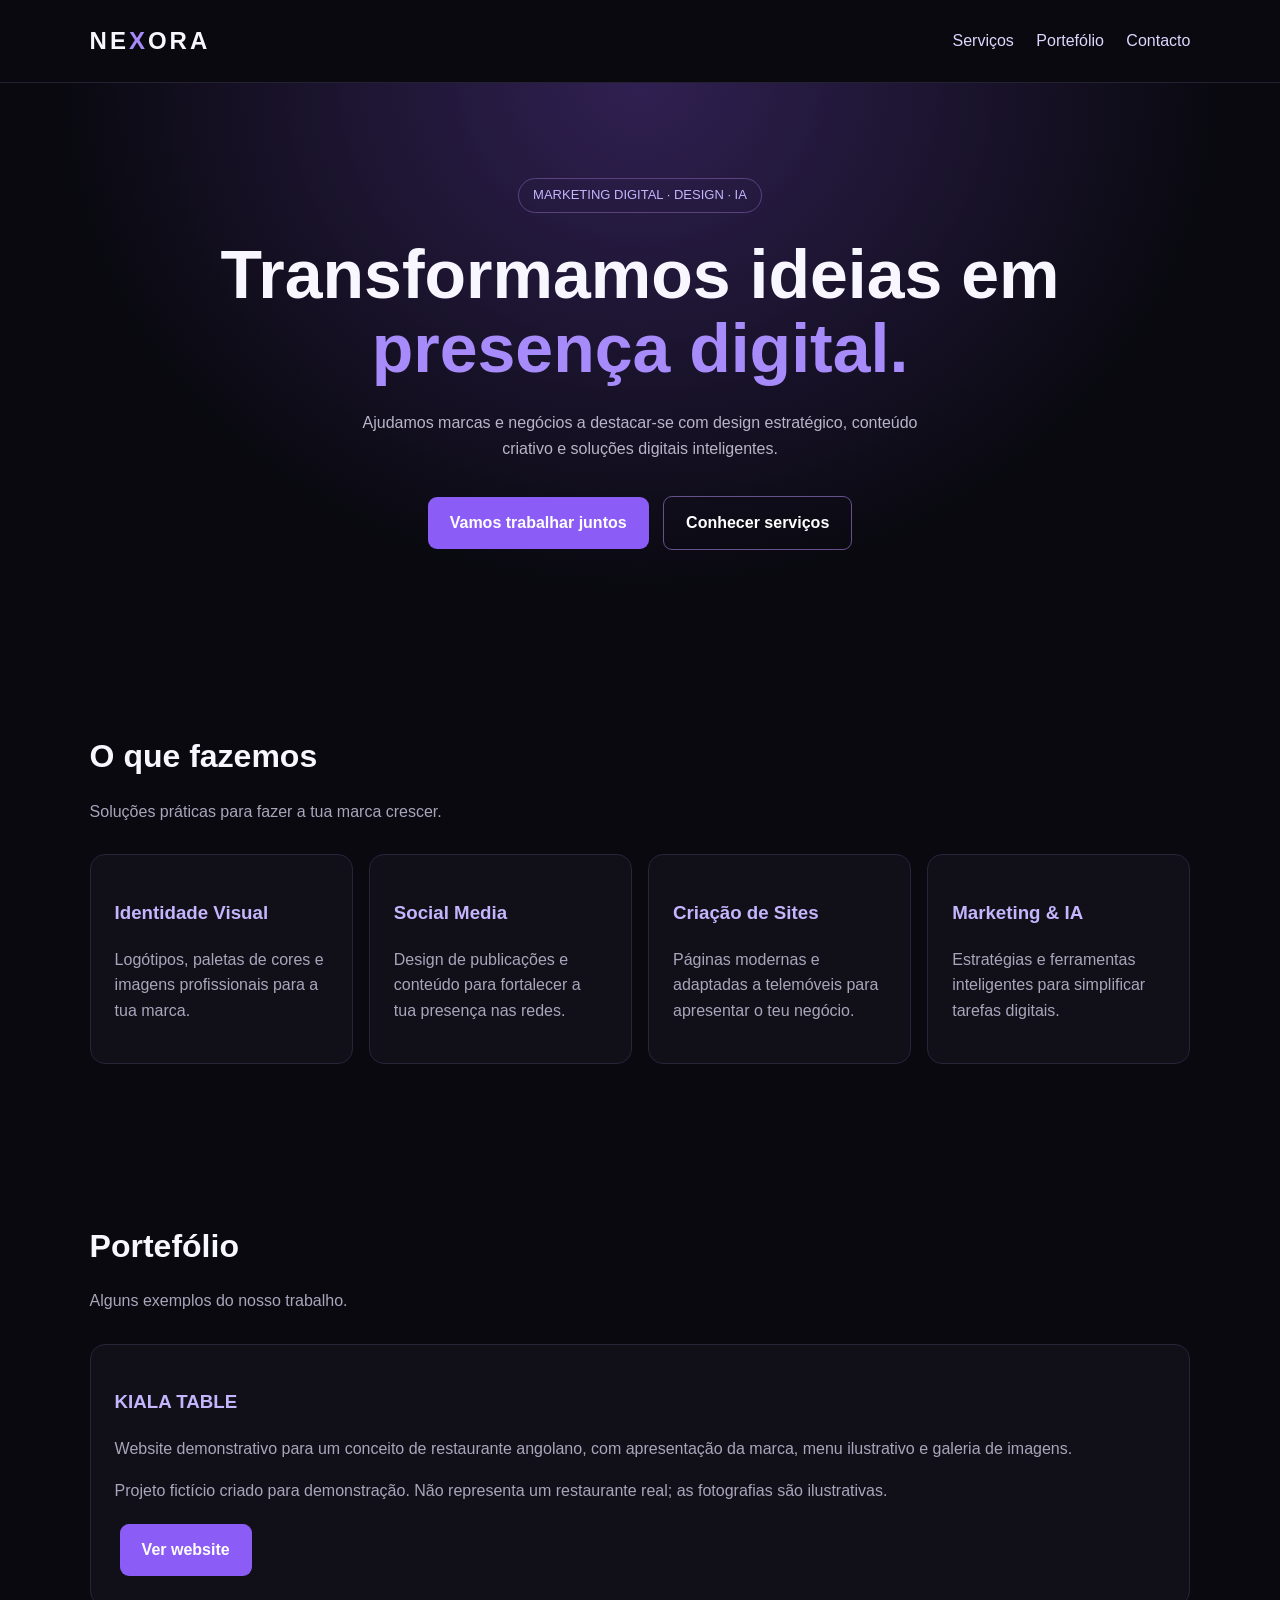
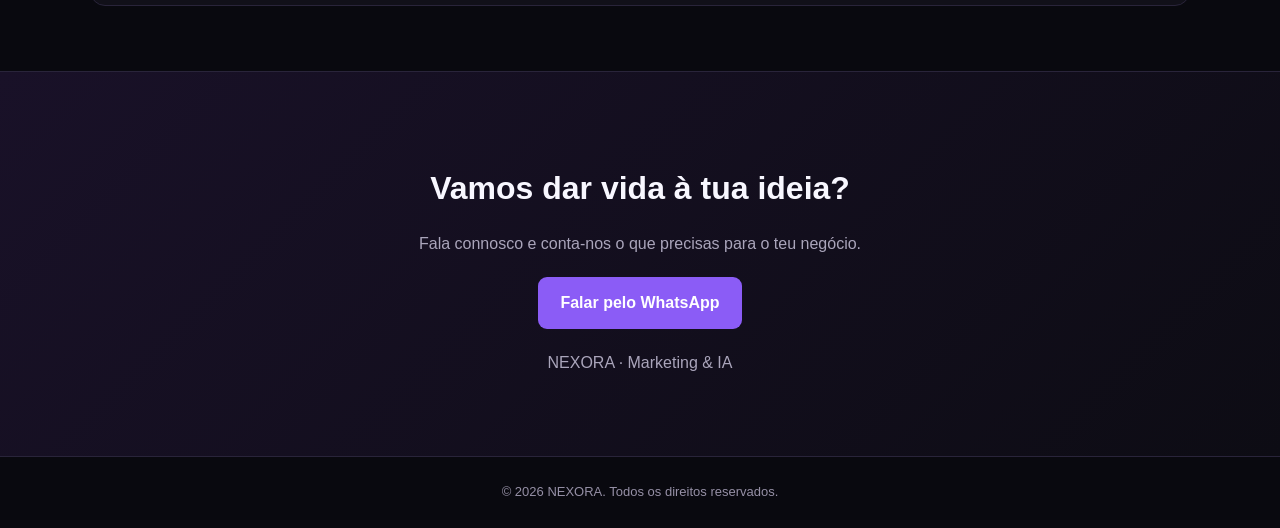
<file: index.html>
<!DOCTYPE html>
<html lang="pt">
<head>
  <meta charset="UTF-8">
  <meta name="viewport" content="width=device-width, initial-scale=1">
  <meta name="description" content="NEXORA — Marketing Digital, Design e soluções de Inteligência Artificial para marcas e negócios.">
  <meta name="theme-color" content="#09090f">
  <title>NEXORA | Marketing & IA</title>
  <style>
    * { box-sizing: border-box; }
    html { scroll-behavior: smooth; }
    body {
      margin: 0; background: #09090f; color: #f8f7ff;
      font-family: Arial, sans-serif; line-height: 1.6;
    }
    header {
      padding: 22px 7%; display: flex; justify-content: space-between;
      align-items: center; border-bottom: 1px solid #242133;
    }
    .logo { font-size: 24px; font-weight: 900; letter-spacing: 3px; }
    .logo span, .accent { color: #a78bfa; }
    nav a { color: #ddd6fe; text-decoration: none; margin-left: 18px; }
    .hero {
      padding: 95px 7% 85px; text-align: center;
      background: radial-gradient(ellipse at top, #302052 0%, #09090f 65%);
    }
    .tag {
      display: inline-block; border: 1px solid #59427f; border-radius: 30px;
      padding: 6px 14px; color: #c4b5fd; font-size: 13px;
    }
    h1 { font-size: clamp(38px, 8vw, 68px); line-height: 1.08; margin: 25px auto; max-width: 850px; }
    .hero p { max-width: 600px; margin: 0 auto 30px; color: #b9b5c9; }
    .btn {
      display: inline-block; background: #8b5cf6; color: white;
      padding: 13px 22px; border-radius: 9px; text-decoration: none;
      font-weight: bold; margin: 5px;
    }
    .btn.secondary { background: transparent; border: 1px solid #66518b; }
    section { padding: 65px 7%; }
    h2 { font-size: 32px; margin-bottom: 10px; }
    .muted { color: #aaa5bb; }
    .services {
      display: grid; grid-template-columns: repeat(auto-fit, minmax(210px, 1fr));
      gap: 16px; margin-top: 30px;
    }
    .card {
      padding: 24px; border: 1px solid #29243a; border-radius: 15px;
      background: #111019;
    }
    .card h3 { color: #c4b5fd; }
    .contact {
      text-align: center; background: linear-gradient(135deg, #191128, #0d0c14);
      border-top: 1px solid #29243a; border-bottom: 1px solid #29243a;
    }
    footer { padding: 25px 7%; text-align: center; color: #9690a6; font-size: 13px; }
    @media(max-width: 540px) {
      header { padding: 18px 5%; }
      nav a { margin-left: 8px; font-size: 13px; }
      .hero { padding: 70px 5%; }
      section { padding: 50px 5%; }
    }
  </style>
</head>
<body>
  <header>
    <div class="logo">NE<span>X</span>ORA</div>
    <nav>
      <a href="#servicos">Serviços</a>
      <a href="#portfolio">Portefólio</a>
      <a href="#contacto">Contacto</a>
    </nav>
  </header>

  <main>
    <section class="hero">
      <span class="tag">MARKETING DIGITAL · DESIGN · IA</span>
      <h1>Transformamos ideias em <span class="accent">presença digital.</span></h1>
      <p>Ajudamos marcas e negócios a destacar-se com design estratégico, conteúdo criativo e soluções digitais inteligentes.</p>
      <a class="btn" href="#contacto">Vamos trabalhar juntos</a>
      <a class="btn secondary" href="#servicos">Conhecer serviços</a>
    </section>

    <section id="servicos">
      <h2>O que fazemos</h2>
      <p class="muted">Soluções práticas para fazer a tua marca crescer.</p>
      <div class="services">
        <article class="card">
          <h3>Identidade Visual</h3>
          <p class="muted">Logótipos, paletas de cores e imagens profissionais para a tua marca.</p>
        </article>
        <article class="card">
          <h3>Social Media</h3>
          <p class="muted">Design de publicações e conteúdo para fortalecer a tua presença nas redes.</p>
        </article>
        <article class="card">
          <h3>Criação de Sites</h3>
          <p class="muted">Páginas modernas e adaptadas a telemóveis para apresentar o teu negócio.</p>
        </article>
        <article class="card">
          <h3>Marketing & IA</h3>
          <p class="muted">Estratégias e ferramentas inteligentes para simplificar tarefas digitais.</p>
        </article>
      </div>
    </section>

    <section id="portfolio">
      <h2>Portefólio</h2>
      <p class="muted">Alguns exemplos do nosso trabalho.</p>
      <div class="services">
        <article class="card">
          <h3>KIALA TABLE</h3>
          <p class="muted">Website demonstrativo para um conceito de restaurante angolano, com apresentação da marca, menu ilustrativo e galeria de imagens.</p>
          <p class="muted">Projeto fictício criado para demonstração. Não representa um restaurante real; as fotografias são ilustrativas.</p>
          <a class="btn" href="https://kiala-table-luanda-demo.vercel.app" target="_blank" rel="noopener noreferrer">Ver website</a>
        </article>
      </div>
    </section>

    <section class="contact" id="contacto">
      <h2>Vamos dar vida à tua ideia?</h2>
      <p class="muted">Fala connosco e conta-nos o que precisas para o teu negócio.</p>
      <!-- Substitui o número de exemplo pelo teu WhatsApp -->
      <a class="btn" href="https://wa.me/244975524202">Falar pelo WhatsApp</a>
      <p class="muted">NEXORA · Marketing & IA</p>
    </section>
  </main>

  <footer>© <span id="year"></span> NEXORA. Todos os direitos reservados.</footer>
  <script>
    document.getElementById("year").textContent = new Date().getFullYear();
  </script>
</body>
  </html>
</file>
